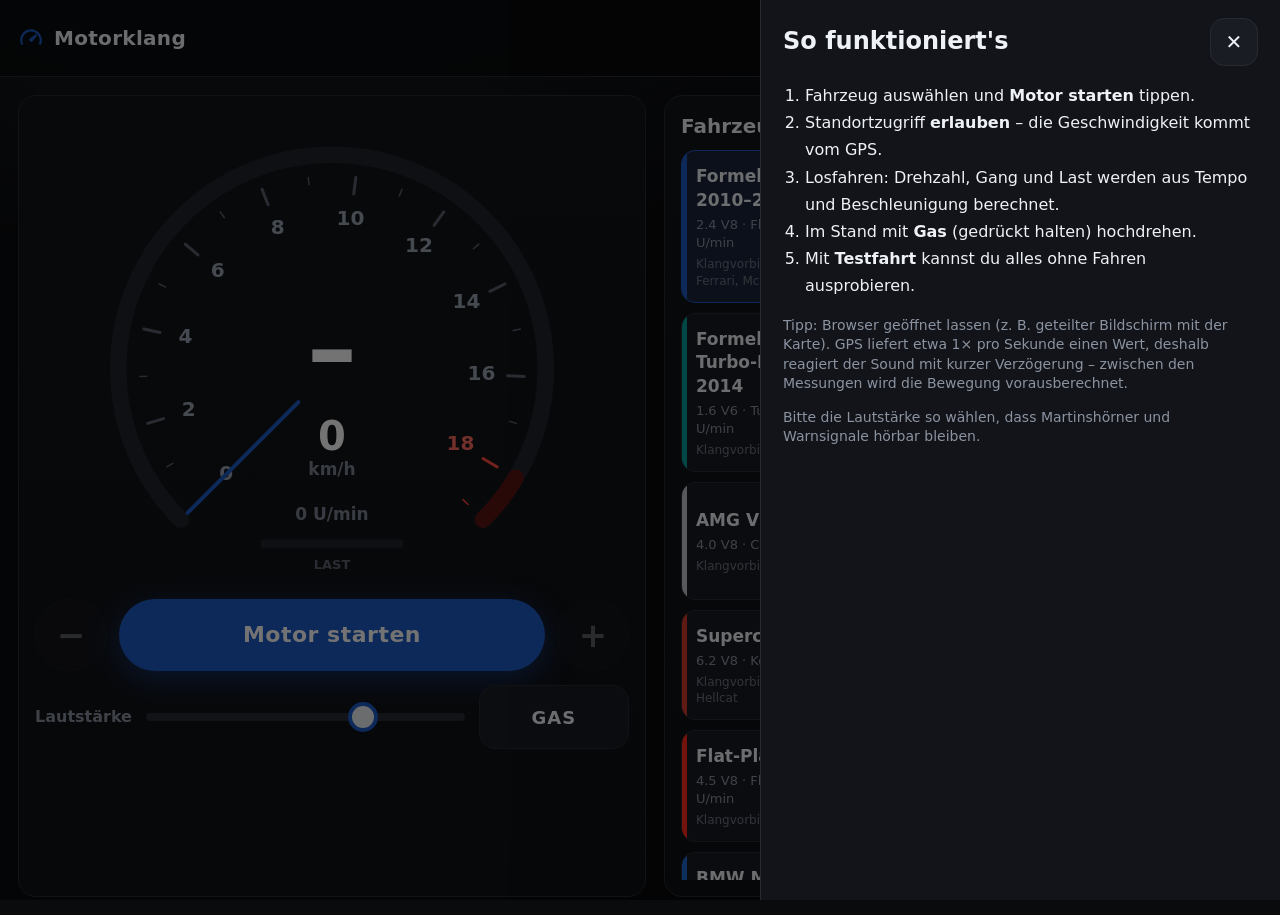
<file: index.html>
<!doctype html>
<html lang="de">
<head>
  <meta charset="utf-8" />
  <meta name="viewport" content="width=device-width, initial-scale=1, viewport-fit=cover" />
  <title>Motorklang – Sportwagen-Sound für Tesla</title>
  <meta name="description" content="Kostenloser Motorsound-Simulator für den Tesla-Browser: Sportwagen-Klang in Echtzeit, gesteuert über GPS-Geschwindigkeit." />
  <meta name="theme-color" content="#0a0b0d" />
  <link rel="manifest" href="manifest.webmanifest" />
  <link rel="icon" href="icon.svg" type="image/svg+xml" />
  <link rel="stylesheet" href="css/style.css" />
</head>
<body>
  <header class="top">
    <div class="brand">
      <svg viewBox="0 0 24 24" width="26" height="26" aria-hidden="true"><path fill="currentColor" d="M12 4a10 10 0 0 0-10 10c0 1.6.4 3.1 1 4.4l1.8-.9A8 8 0 1 1 20 14c0 1.3-.3 2.5-.8 3.5l1.8.9A10 10 0 0 0 12 4Zm4.6 4.2-5.5 4.3a1.7 1.7 0 1 0 2.4 2.4l4.3-5.5-1.2-1.2Z"/></svg>
      <span class="title">Motorklang</span>
    </div>
    <div class="seg" id="srcSeg" role="radiogroup" aria-label="Quelle">
      <button data-src="gps" role="radio">GPS</button>
      <button data-src="demo" role="radio">Testfahrt</button>
    </div>
    <span id="gpsPill" class="pill">GPS aus</span>
    <button id="helpBtn" class="icon-btn" aria-label="Hilfe">?</button>
    <button id="settingsBtn" class="icon-btn" aria-label="Einstellungen">
      <svg viewBox="0 0 24 24" width="24" height="24"><path fill="currentColor" d="M19.4 13a7.6 7.6 0 0 0 0-2l2.1-1.6-2-3.5-2.5 1a7.5 7.5 0 0 0-1.7-1L15 3.3h-4l-.4 2.6a7.5 7.5 0 0 0-1.7 1l-2.5-1-2 3.5L6.6 11a7.6 7.6 0 0 0 0 2l-2.1 1.6 2 3.5 2.5-1c.5.4 1.1.7 1.7 1l.4 2.6h4l.4-2.6c.6-.3 1.2-.6 1.7-1l2.5 1 2-3.5-2.3-1.6ZM13 15.5a3.5 3.5 0 1 1 0-7 3.5 3.5 0 0 1 0 7Z" transform="translate(-1 0)"/></svg>
    </button>
  </header>

  <main class="layout">
    <section class="dash">
      <div class="tacho-wrap">
        <canvas id="tacho" aria-label="Drehzahlmesser"></canvas>
      </div>
      <div class="drive-row">
        <button id="downBtn" class="paddle" aria-label="Runterschalten">−</button>
        <button id="startBtn" class="start">Motor starten</button>
        <button id="upBtn" class="paddle" aria-label="Hochschalten">+</button>
      </div>
      <div class="drive-row second">
        <label class="vol">
          <span>Lautstärke</span>
          <input type="range" id="vol" min="0" max="1" step="0.01" />
        </label>
        <button id="gasBtn" class="gas" title="Gedrückt halten zum Hochdrehen im Stand">Gas</button>
      </div>
    </section>

    <section class="garage">
      <div class="garage-head">
        <h2>Fahrzeug</h2>
        <span id="carInfo" class="muted"></span>
      </div>
      <div id="carGrid" class="grid"></div>
    </section>
  </main>

  <aside id="settings" class="sheet" hidden>
    <div class="sheet-inner">
      <div class="sheet-head">
        <h2>Einstellungen</h2>
        <button class="icon-btn" data-close aria-label="Schließen">✕</button>
      </div>

      <label class="field">
        <span>Fahrstil <em id="aggrVal"></em></span>
        <input type="range" id="aggr" min="0" max="1" step="0.01" />
        <small>Gemütlich = frühes Hochschalten · Sportlich = Ausdrehen bis zum Begrenzer</small>
      </label>

      <label class="field">
        <span>Pops &amp; Bangs <em id="popsVal"></em></span>
        <input type="range" id="pops" min="0" max="1" step="0.01" />
        <small>Knallen und Blubbern im Schub und beim Hochschalten</small>
      </label>

      <label class="field">
        <span>Bass <em id="bassVal"></em></span>
        <input type="range" id="bass" min="-6" max="12" step="1" />
      </label>

      <label class="field">
        <span>Höhen <em id="trebleVal"></em></span>
        <input type="range" id="treble" min="-12" max="6" step="1" />
      </label>

      <div class="field toggles">
        <label class="toggle"><input type="checkbox" id="valve" /><span>Klappenauspuff immer offen (sonst automatisch)</span></label>
        <label class="toggle"><input type="checkbox" id="manual" /><span>Manuell schalten (+ / − Wippen)</span></label>
        <label class="toggle"><input type="checkbox" id="outside" /><span>Außenklang statt Innenraum (heller, direkter)</span></label>
        <label class="toggle"><input type="checkbox" id="mph" /><span>Geschwindigkeit in mph</span></label>
      </div>

      <div class="field">
        <span>Geschwindigkeit testen (ohne GPS)</span>
        <input type="range" id="testSpeed" min="0" max="250" step="1" value="0" />
        <small>Nur aktiv, wenn „Testfahrt“ ausgewählt und Automatik pausiert ist: <button id="demoPause" class="link">Testfahrt pausieren</button></small>
      </div>

      <div class="diag" id="diag"></div>
      <p class="muted small">Klang wird live im Browser berechnet (Motor-Synthese). Eigene echte Aufnahmen lassen sich als Sound-Pack hinzufügen – siehe README im Repository.</p>
    </div>
  </aside>

  <aside id="help" class="sheet" hidden>
    <div class="sheet-inner">
      <div class="sheet-head">
        <h2>So funktioniert's</h2>
        <button class="icon-btn" data-close aria-label="Schließen">✕</button>
      </div>
      <ol class="steps">
        <li>Fahrzeug auswählen und <b>Motor starten</b> tippen.</li>
        <li>Standortzugriff <b>erlauben</b> – die Geschwindigkeit kommt vom GPS.</li>
        <li>Losfahren: Drehzahl, Gang und Last werden aus Tempo und Beschleunigung berechnet.</li>
        <li>Im Stand mit <b>Gas</b> (gedrückt halten) hochdrehen.</li>
        <li>Mit <b>Testfahrt</b> kannst du alles ohne Fahren ausprobieren.</li>
      </ol>
      <p class="muted small">Tipp: Browser geöffnet lassen (z. B. geteilter Bildschirm mit der Karte). GPS liefert etwa 1× pro Sekunde einen Wert, deshalb reagiert der Sound mit kurzer Verzögerung – zwischen den Messungen wird die Bewegung vorausberechnet.</p>
      <p class="muted small">Bitte die Lautstärke so wählen, dass Martinshörner und Warnsignale hörbar bleiben.</p>
    </div>
  </aside>

  <div id="toast" class="toast" hidden></div>

  <script type="module" src="js/app.js"></script>
</body>
</html>
</file>
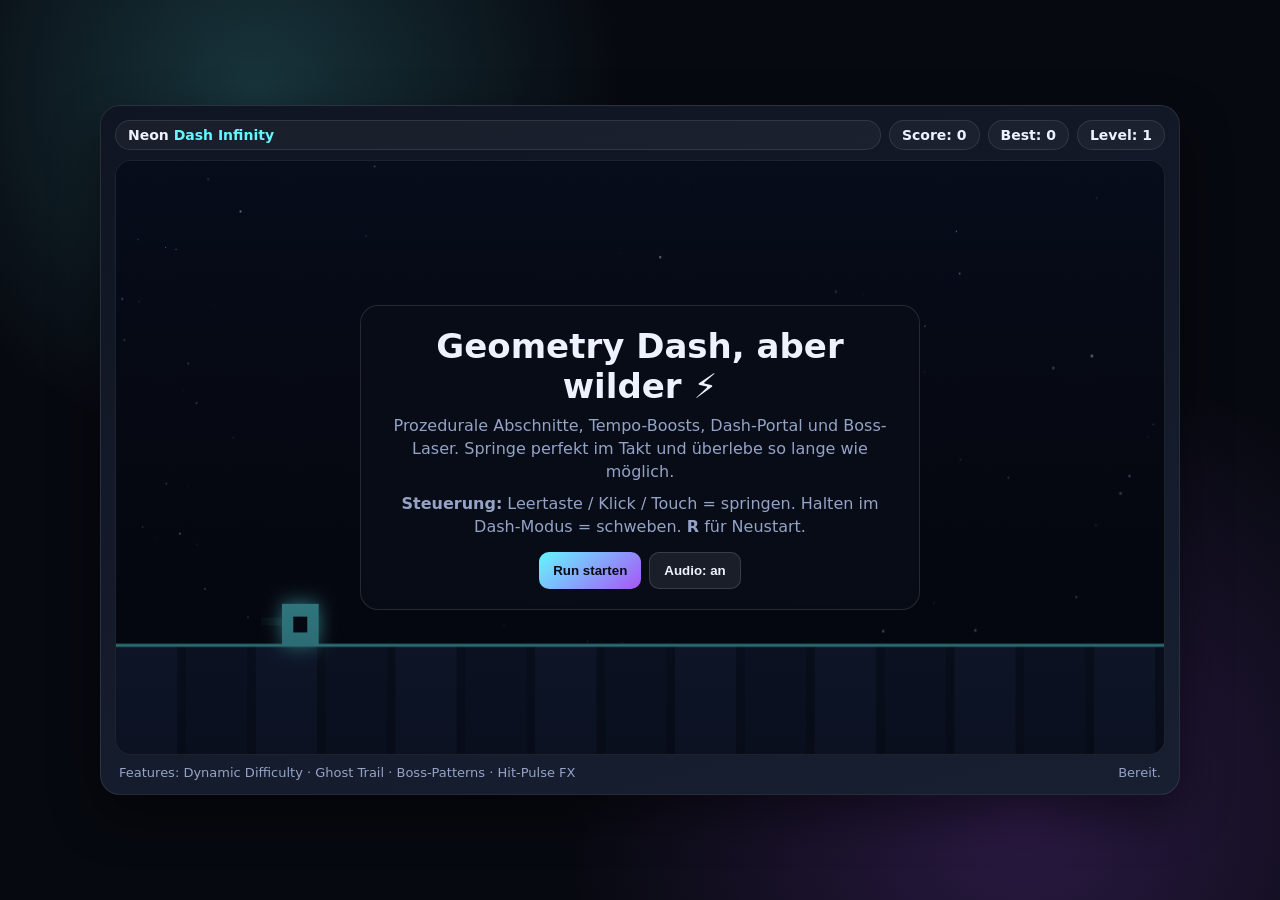
<file: online_viewer_net.html>
<!doctype html>
<html lang="de">
<head>
  <meta charset="utf-8" />
  <meta name="viewport" content="width=device-width,initial-scale=1" />
  <title>Neon Dash Infinity</title>
  <meta name="description" content="Schnelle Browser-Variante im Geometry-Dash-Stil mit prozeduralen Patterns, Dash-Modus und Boss-Phase." />
  <style>
    :root{
      --bg:#070910;
      --panel:#101522;
      --panel-2:#171f31;
      --text:#eef2ff;
      --muted:#95a3c7;
      --accent:#64f7ff;
      --accent2:#a855f7;
      --good:#6df6a8;
      --danger:#ff6f91;
    }
    *{box-sizing:border-box}
    html,body{height:100%}
    body{
      margin:0;
      color:var(--text);
      font-family:Inter,system-ui,-apple-system,Segoe UI,Roboto,sans-serif;
      background:
        radial-gradient(circle at 20% 10%, rgba(100,247,255,.18), transparent 28%),
        radial-gradient(circle at 80% 90%, rgba(168,85,247,.22), transparent 35%),
        var(--bg);
      display:grid;
      place-items:center;
      overflow:hidden;
    }
    .wrap{
      width:min(1080px,96vw);
      height:min(690px,95vh);
      background:linear-gradient(165deg,var(--panel),var(--panel-2));
      border:1px solid rgba(255,255,255,.09);
      border-radius:20px;
      box-shadow:0 20px 50px rgba(0,0,0,.45);
      padding:14px;
      display:grid;
      grid-template-rows:auto 1fr auto;
      gap:10px;
    }
    .hud{display:grid;grid-template-columns:1fr auto auto auto;gap:8px;align-items:center}
    .pill{
      border:1px solid rgba(255,255,255,.1);
      background:rgba(255,255,255,.04);
      border-radius:999px;
      padding:6px 12px;
      font-weight:700;
      font-size:14px;
    }
    .accent{color:var(--accent)}
    .canvas-box{
      border-radius:16px;
      overflow:hidden;
      border:1px solid rgba(255,255,255,.08);
      background:#0a0f1a;
      position:relative;
    }
    canvas{display:block;width:100%;height:100%}
    .overlay{
      position:absolute;inset:0;
      display:grid;place-items:center;
      text-align:center;
      background:linear-gradient(rgba(2,4,11,.2),rgba(2,4,11,.65));
      transition:opacity .25s;
    }
    .card{
      width:min(560px,92%);
      background:rgba(9,13,24,.85);
      border:1px solid rgba(255,255,255,.12);
      border-radius:18px;
      padding:20px;
      backdrop-filter:blur(4px);
    }
    h1{margin:0 0 8px;font-size:clamp(22px,3vw,34px)}
    p{margin:8px 0;color:var(--muted);line-height:1.45}
    .controls{display:flex;flex-wrap:wrap;gap:8px;justify-content:center;margin-top:14px}
    button{
      border:0;
      background:linear-gradient(140deg,var(--accent),var(--accent2));
      color:#080a15;
      border-radius:10px;
      padding:10px 14px;
      font-weight:800;
      cursor:pointer;
    }
    button.secondary{
      background:rgba(255,255,255,.08);
      color:var(--text);
      border:1px solid rgba(255,255,255,.14);
    }
    .footer{font-size:13px;color:var(--muted);display:flex;justify-content:space-between;gap:8px;flex-wrap:wrap;padding:0 4px}
    .hidden{opacity:0;pointer-events:none}
  </style>
</head>
<body>
  <div class="wrap">
    <div class="hud">
      <div class="pill">Neon <span class="accent">Dash Infinity</span></div>
      <div class="pill">Score: <span id="score">0</span></div>
      <div class="pill">Best: <span id="best">0</span></div>
      <div class="pill">Level: <span id="stage">1</span></div>
    </div>
    <div class="canvas-box">
      <canvas id="game" width="1200" height="600"></canvas>
      <div class="overlay" id="overlay">
        <div class="card">
          <h1>Geometry Dash, aber wilder ⚡</h1>
          <p>Prozedurale Abschnitte, Tempo-Boosts, Dash-Portal und Boss-Laser. Springe perfekt im Takt und überlebe so lange wie möglich.</p>
          <p><strong>Steuerung:</strong> Leertaste / Klick / Touch = springen. Halten im Dash-Modus = schweben. <strong>R</strong> für Neustart.</p>
          <div class="controls">
            <button id="startBtn">Run starten</button>
            <button id="audioBtn" class="secondary">Audio: an</button>
          </div>
        </div>
      </div>
    </div>
    <div class="footer">
      <span>Features: Dynamic Difficulty · Ghost Trail · Boss-Patterns · Hit-Pulse FX</span>
      <span id="state">Bereit.</span>
    </div>
  </div>

<script>
(() => {
  const canvas = document.getElementById('game');
  const ctx = canvas.getContext('2d');
  const overlay = document.getElementById('overlay');
  const scoreEl = document.getElementById('score');
  const bestEl = document.getElementById('best');
  const stageEl = document.getElementById('stage');
  const stateEl = document.getElementById('state');
  const startBtn = document.getElementById('startBtn');
  const audioBtn = document.getElementById('audioBtn');

  const W = canvas.width;
  const H = canvas.height;
  const GROUND = H - 110;
  let running = false;
  let muted = false;
  let t = 0;
  let pulse = 0;
  let score = 0;
  let best = Number(localStorage.getItem('neonDashBest') || 0);
  let patternCooldown = 0;
  let rngSeed = Math.random() * 99999;

  bestEl.textContent = best;

  const input = { down:false };
  const stars = Array.from({length:90}, (_,i) => ({
    x: Math.random()*W,
    y: Math.random()*H,
    z: 0.2 + Math.random()*1.4,
    tw: Math.random()*Math.PI*2,
    p: i%3
  }));

  const player = {
    x: 190,
    y: GROUND - 42,
    w: 42,
    h: 42,
    vy: 0,
    rot: 0,
    dash: false,
    dashFuel: 0,
    coyote: 0,
    onGround:true,
    alive:true
  };

  const world = {
    speed: 7,
    targetSpeed: 7,
    distance: 0,
    stage: 1,
    obstacles: [],
    particles: [],
    rings: [],
    lasers: []
  };

  const audio = createSynth();

  function resetGame() {
    t = 0; score = 0; patternCooldown = 20;
    rngSeed = Math.random()*99999;
    player.y = GROUND - player.h; player.vy = 0; player.rot = 0;
    player.onGround = true; player.alive = true; player.dash = false; player.dashFuel = 0; player.coyote = 0;
    world.speed = 7; world.targetSpeed = 7; world.distance = 0; world.stage = 1;
    world.obstacles.length = 0; world.particles.length = 0; world.rings.length = 0; world.lasers.length = 0;
    stageEl.textContent = '1';
    stateEl.textContent = 'GO!';
  }

  function startGame() {
    resetGame();
    running = true;
    overlay.classList.add('hidden');
  }

  function gameOver() {
    player.alive = false;
    running = false;
    pulse = 1;
    stateEl.textContent = 'Crash! Drücke R oder starte neu.';
    overlay.classList.remove('hidden');
    const msg = overlay.querySelector('p');
    msg.innerHTML = `Score <strong>${Math.floor(score)}</strong> · Best <strong>${best}</strong>. Du warst in Stage ${world.stage}.`;
  }

  function jump() {
    if (!player.alive) return;
    if (player.onGround || player.coyote > 0) {
      player.vy = -13.5;
      player.onGround = false;
      player.coyote = 0;
      spawnBurst(player.x + 18, player.y + player.h, 18, '#64f7ff');
      beep(880, 0.05, 'triangle');
    }
  }

  function spawnBurst(x, y, n, color) {
    for (let i = 0; i < n; i++) {
      world.particles.push({
        x, y,
        vx: (Math.random() - 0.5) * 8,
        vy: (Math.random() - 0.8) * 6,
        life: 22 + Math.random() * 20,
        color,
        r: 2 + Math.random() * 3
      });
    }
  }

  function seeded() {
    const x = Math.sin(rngSeed++) * 10000;
    return x - Math.floor(x);
  }

  function spawnPattern() {
    const s = world.stage;
    const x0 = W + 60;
    const gap = Math.max(145, 220 - s * 8);
    const typeRoll = seeded();

    if (typeRoll < 0.38) {
      const count = 2 + Math.floor(seeded() * 3);
      for (let i = 0; i < count; i++) {
        world.obstacles.push({ x: x0 + i * gap, y: GROUND - 44, w: 42, h: 44, kind:'spike' });
      }
    } else if (typeRoll < 0.66) {
      world.obstacles.push({ x: x0, y: GROUND - 80, w: 56, h: 80, kind:'tower' });
      world.obstacles.push({ x: x0 + 110, y: GROUND - 44, w: 42, h: 44, kind:'spike' });
      if (s > 2 && seeded() > 0.4) {
        world.rings.push({ x: x0 + 60, y: GROUND - 170, r: 20, used:false });
      }
    } else if (typeRoll < 0.86) {
      world.obstacles.push({ x: x0, y: GROUND - 44, w: 42, h: 44, kind:'spike' });
      world.obstacles.push({ x: x0 + 180, y: GROUND - 44, w: 42, h: 44, kind:'spike' });
      world.obstacles.push({ x: x0 + 360, y: GROUND - 44, w: 42, h: 44, kind:'spike' });
      world.rings.push({ x: x0 + 180, y: GROUND - 180, r: 18, used:false });
    } else {
      world.obstacles.push({ x: x0, y: GROUND - 44, w: 42, h: 44, kind:'spike' });
      world.obstacles.push({ x: x0 + 130, y: GROUND - 120, w: 54, h: 120, kind:'tower' });
      world.obstacles.push({ x: x0 + 260, y: GROUND - 44, w: 42, h: 44, kind:'spike' });
      if (s >= 4) {
        world.lasers.push({ x: x0 + 360, y: 110 + seeded()*200, w: 28, h: 8, phase:seeded()*Math.PI*2 });
      }
    }
  }

  function update() {
    if (!running) return;
    t += 1;
    world.distance += world.speed;
    score += world.speed * 0.22;
    scoreEl.textContent = Math.floor(score);

    world.stage = 1 + Math.floor(score / 450);
    stageEl.textContent = world.stage;
    world.targetSpeed = Math.min(15.5, 7 + world.stage * 0.55);
    world.speed += (world.targetSpeed - world.speed) * 0.02;

    if (score > best) {
      best = Math.floor(score);
      bestEl.textContent = best;
      localStorage.setItem('neonDashBest', best);
    }

    if (patternCooldown <= 0) {
      spawnPattern();
      patternCooldown = Math.max(16, 45 - world.stage * 2.8 + seeded() * 10);
    }
    patternCooldown -= world.speed * 0.12;

    if (!player.onGround) {
      player.coyote = Math.max(0, player.coyote - 1);
    }

    if (player.dash) {
      if (input.down && player.dashFuel > 0) {
        player.vy += -0.6;
        player.dashFuel -= 0.7;
        spawnBurst(player.x, player.y + 18, 2, '#a855f7');
      }
      if (player.dashFuel <= 0) player.dash = false;
    }

    player.vy += 0.7;
    if (player.vy > 18) player.vy = 18;
    player.y += player.vy;

    if (player.y + player.h >= GROUND) {
      if (!player.onGround) {
        beep(220, 0.04, 'square');
      }
      player.y = GROUND - player.h;
      player.vy = 0;
      player.onGround = true;
      player.coyote = 5;
    } else {
      player.onGround = false;
    }

    player.rot += player.onGround ? 0 : 0.17;

    for (const o of world.obstacles) o.x -= world.speed;
    for (const r of world.rings) r.x -= world.speed;
    for (const l of world.lasers) {
      l.x -= world.speed;
      l.phase += 0.06;
      l.h = 8 + Math.sin(l.phase) * 4;
    }

    world.obstacles = world.obstacles.filter(o => o.x + o.w > -40);
    world.rings = world.rings.filter(r => r.x + r.r > -40);
    world.lasers = world.lasers.filter(l => l.x + l.w > -40);

    for (const p of world.particles) {
      p.x += p.vx; p.y += p.vy;
      p.vy += 0.17;
      p.life -= 1;
    }
    world.particles = world.particles.filter(p => p.life > 0);

    for (const ring of world.rings) {
      if (ring.used) continue;
      const dx = (player.x + player.w * 0.5) - ring.x;
      const dy = (player.y + player.h * 0.5) - ring.y;
      const hit = Math.hypot(dx, dy) < ring.r + 14;
      if (hit) {
        ring.used = true;
        player.vy = -14;
        player.dash = true;
        player.dashFuel = 34;
        spawnBurst(ring.x, ring.y, 32, '#a855f7');
        beep(1180, 0.08, 'sawtooth');
      }
    }

    for (const o of world.obstacles) {
      if (rectHit(player, o)) {
        spawnBurst(player.x + 20, player.y + 20, 45, '#ff6f91');
        beep(120, 0.15, 'square');
        gameOver();
      }
    }

    for (const l of world.lasers) {
      const danger = {
        x:l.x,
        y:l.y - 30,
        w:l.w,
        h:60
      };
      if (rectHit(player, danger)) {
        spawnBurst(player.x + 20, player.y + 20, 45, '#ff6f91');
        beep(100, 0.18, 'sawtooth');
        gameOver();
      }
    }

    if (player.y > H + 100) {
      gameOver();
    }
  }

  function rectHit(a,b) {
    return a.x < b.x + b.w && a.x + a.w > b.x && a.y < b.y + b.h && a.y + a.h > b.y;
  }

  function draw() {
    const skyShift = (t * world.speed * 0.2) % W;
    ctx.clearRect(0,0,W,H);

    const g = ctx.createLinearGradient(0,0,0,H);
    g.addColorStop(0,'#090f1f');
    g.addColorStop(1,'#070910');
    ctx.fillStyle = g;
    ctx.fillRect(0,0,W,H);

    stars.forEach(s => {
      const xx = (s.x - skyShift * s.z + W) % W;
      const twinkle = 0.4 + Math.sin(t*0.02 + s.tw)*0.3;
      ctx.fillStyle = `rgba(170,210,255,${twinkle})`;
      ctx.fillRect(xx, s.y + Math.sin(t*0.01 + s.p)*2, s.z*1.8, s.z*1.8);
    });

    drawGround();
    drawObjects();
    drawPlayer();
    drawParticles();

    if (pulse > 0.01) {
      ctx.fillStyle = `rgba(255,80,120,${pulse * 0.2})`;
      ctx.fillRect(0,0,W,H);
      pulse *= 0.88;
    }
  }

  function drawGround() {
    const offset = (world.distance * 0.6) % 80;
    ctx.fillStyle = '#111b30';
    ctx.fillRect(0, GROUND, W, H - GROUND);

    for (let x = -80; x < W + 80; x += 80) {
      ctx.fillStyle = (Math.floor((x + offset)/80) % 2 === 0) ? '#1c2b4c' : '#16233f';
      ctx.fillRect(x - offset, GROUND, 70, H - GROUND);
    }

    ctx.strokeStyle = '#64f7ff';
    ctx.lineWidth = 3;
    ctx.beginPath();
    ctx.moveTo(0, GROUND);
    ctx.lineTo(W, GROUND);
    ctx.stroke();
  }

  function drawObjects() {
    for (const o of world.obstacles) {
      if (o.kind === 'spike') {
        ctx.fillStyle = '#ff6f91';
        ctx.beginPath();
        ctx.moveTo(o.x, o.y + o.h);
        ctx.lineTo(o.x + o.w / 2, o.y);
        ctx.lineTo(o.x + o.w, o.y + o.h);
        ctx.closePath();
        ctx.fill();
      } else {
        ctx.fillStyle = '#7a6cff';
        ctx.fillRect(o.x, o.y, o.w, o.h);
        ctx.fillStyle = 'rgba(255,255,255,.2)';
        ctx.fillRect(o.x + 5, o.y + 5, o.w - 10, 12);
      }
    }

    for (const ring of world.rings) {
      if (ring.used) continue;
      ctx.strokeStyle = '#a855f7';
      ctx.lineWidth = 5;
      ctx.beginPath();
      ctx.arc(ring.x, ring.y, ring.r + Math.sin(t*0.08)*2, 0, Math.PI*2);
      ctx.stroke();
    }

    for (const l of world.lasers) {
      ctx.fillStyle = '#ff496e';
      ctx.fillRect(l.x, l.y, l.w, l.h);
      ctx.fillStyle = 'rgba(255,73,110,.3)';
      ctx.fillRect(l.x - 12, l.y - 20, l.w + 24, l.h + 40);
    }
  }

  function drawPlayer() {
    ctx.save();
    ctx.translate(player.x + player.w / 2, player.y + player.h / 2);
    ctx.rotate(player.rot);

    ctx.fillStyle = player.dash ? '#a855f7' : '#64f7ff';
    ctx.shadowColor = player.dash ? '#a855f7' : '#64f7ff';
    ctx.shadowBlur = 20;
    ctx.fillRect(-player.w / 2, -player.h / 2, player.w, player.h);

    ctx.shadowBlur = 0;
    ctx.fillStyle = '#0a0d19';
    ctx.fillRect(-8, -8, 16, 16);
    ctx.restore();

    for (let i = 0; i < 4; i++) {
      ctx.fillStyle = `rgba(100,247,255,${0.22 - i*0.05})`;
      ctx.fillRect(player.x - i*8, player.y + 14, 8, 8);
    }
  }

  function drawParticles() {
    for (const p of world.particles) {
      ctx.fillStyle = p.color;
      ctx.globalAlpha = Math.max(0, p.life / 36);
      ctx.fillRect(p.x, p.y, p.r, p.r);
      ctx.globalAlpha = 1;
    }
  }

  function loop() {
    update();
    draw();
    requestAnimationFrame(loop);
  }

  function createSynth() {
    const Ctx = window.AudioContext || window.webkitAudioContext;
    return Ctx ? new Ctx() : null;
  }

  function beep(freq, dur, type='sine') {
    if (muted || !audio) return;
    if (audio.state === 'suspended') audio.resume();
    const now = audio.currentTime;
    const osc = audio.createOscillator();
    const gain = audio.createGain();
    osc.type = type;
    osc.frequency.value = freq;
    gain.gain.setValueAtTime(0.001, now);
    gain.gain.exponentialRampToValueAtTime(0.12, now + 0.01);
    gain.gain.exponentialRampToValueAtTime(0.001, now + dur);
    osc.connect(gain).connect(audio.destination);
    osc.start(now);
    osc.stop(now + dur + 0.02);
  }

  document.addEventListener('keydown', (e) => {
    if (e.code === 'Space') {
      e.preventDefault();
      input.down = true;
      if (running) jump();
    }
    if (e.key.toLowerCase() === 'r') {
      startGame();
    }
  });
  document.addEventListener('keyup', (e) => {
    if (e.code === 'Space') input.down = false;
  });
  canvas.addEventListener('pointerdown', () => {
    input.down = true;
    if (running) jump();
  });
  window.addEventListener('pointerup', () => input.down = false);

  startBtn.addEventListener('click', startGame);
  audioBtn.addEventListener('click', () => {
    muted = !muted;
    audioBtn.textContent = `Audio: ${muted ? 'aus' : 'an'}`;
  });

  loop();
})();
</script>
</body>
</html>
</file>
<file: css/style.css>
:root {
  --bg: #0a0b0d;
  --panel: #121419;
  --panel-2: #191c23;
  --line: #262a33;
  --text: #eef1f5;
  --muted: #8b93a1;
  --accent: #e0201b;
  --ok: #3ccf7a;
  --warn: #f2b33d;
  --bad: #ff5a52;
  --radius: 18px;
  color-scheme: dark;
}

* { box-sizing: border-box; -webkit-tap-highlight-color: transparent; }
html, body { height: 100%; }
body {
  margin: 0;
  background: radial-gradient(1200px 600px at 20% -10%, #1a1d25 0%, var(--bg) 60%) fixed, var(--bg);
  color: var(--text);
  font: 16px/1.4 system-ui, -apple-system, "Segoe UI", Roboto, Helvetica, Arial, sans-serif;
  overflow-x: hidden;
  user-select: none;
}
button { font: inherit; color: inherit; cursor: pointer; }

.top {
  display: flex; align-items: center; gap: 12px;
  padding: 12px 18px;
  border-bottom: 1px solid var(--line);
  position: sticky; top: 0; z-index: 5;
  background: rgba(10, 11, 13, 0.92);
  backdrop-filter: blur(8px);
}
.brand { display: flex; align-items: center; gap: 10px; margin-right: auto; color: var(--accent); }
.brand .title { color: var(--text); font-weight: 700; font-size: 20px; letter-spacing: 0.3px; }

.seg { display: inline-flex; background: var(--panel-2); border: 1px solid var(--line); border-radius: 999px; padding: 3px; }
.seg button { border: 0; background: transparent; padding: 9px 16px; border-radius: 999px; color: var(--muted); font-weight: 600; min-height: 44px; }
.seg button[aria-checked="true"] { background: var(--text); color: #000; }

.pill {
  display: inline-flex; align-items: center; gap: 6px;
  padding: 8px 14px; border-radius: 999px; background: var(--panel-2); border: 1px solid var(--line);
  font-size: 14px; color: var(--muted); white-space: nowrap;
}
.pill::before { content: ""; width: 9px; height: 9px; border-radius: 50%; background: var(--muted); }
.pill.ok::before { background: var(--ok); box-shadow: 0 0 8px var(--ok); }
.pill.warn::before { background: var(--warn); }
.pill.bad::before { background: var(--bad); }

.icon-btn {
  width: 48px; height: 48px; border-radius: 14px; border: 1px solid var(--line);
  background: var(--panel-2); display: grid; place-items: center; font-size: 20px; font-weight: 700;
}

.layout {
  display: grid; grid-template-columns: minmax(380px, 1.05fr) 1fr; gap: 18px;
  padding: 18px; max-width: 1600px; margin: 0 auto;
}
@media (max-width: 900px) { .layout { grid-template-columns: 1fr; } }

.dash, .garage {
  background: linear-gradient(180deg, var(--panel) 0%, #0f1115 100%);
  border: 1px solid var(--line); border-radius: var(--radius); padding: 16px;
}
.tacho-wrap { position: relative; width: 100%; aspect-ratio: 1.25 / 1; max-height: 56vh; margin: 0 auto; }
#tacho { width: 100%; height: 100%; display: block; }

.drive-row { display: flex; gap: 12px; align-items: center; margin-top: 12px; }
.drive-row.second { margin-top: 14px; }
.start {
  flex: 1; min-height: 72px; border-radius: 999px; border: 0;
  background: var(--accent); color: #fff; font-size: 22px; font-weight: 800; letter-spacing: 0.5px;
  box-shadow: 0 8px 30px color-mix(in srgb, var(--accent) 45%, transparent);
  transition: transform 0.08s ease, filter 0.2s;
}
.start:active { transform: scale(0.98); }
.start.running { background: var(--panel-2); color: var(--text); box-shadow: none; border: 2px solid var(--accent); }
.paddle {
  width: 72px; height: 72px; border-radius: 50%; border: 1px solid var(--line);
  background: var(--panel-2); font-size: 34px; font-weight: 700; line-height: 1;
}
.paddle:active, .gas:active, .gas.down { background: var(--accent); color: #fff; }
.paddle[disabled] { opacity: 0.35; }

.vol { flex: 1; display: flex; align-items: center; gap: 12px; color: var(--muted); font-weight: 600; }
.gas {
  min-width: 150px; min-height: 64px; border-radius: 16px; border: 1px solid var(--line);
  background: var(--panel-2); font-weight: 800; font-size: 18px; letter-spacing: 1px; text-transform: uppercase;
  touch-action: none;
}

input[type="range"] {
  -webkit-appearance: none; appearance: none; width: 100%; height: 44px; background: transparent;
}
input[type="range"]::-webkit-slider-runnable-track { height: 8px; border-radius: 8px; background: var(--line); }
input[type="range"]::-webkit-slider-thumb {
  -webkit-appearance: none; width: 30px; height: 30px; border-radius: 50%; margin-top: -11px;
  background: var(--text); border: 4px solid var(--accent);
}
input[type="range"]::-moz-range-track { height: 8px; border-radius: 8px; background: var(--line); }
input[type="range"]::-moz-range-thumb { width: 24px; height: 24px; border-radius: 50%; background: var(--text); border: 4px solid var(--accent); }

.garage { display: flex; flex-direction: column; min-height: 0; }
.garage-head { display: flex; align-items: baseline; gap: 12px; margin-bottom: 10px; }
.garage h2 { margin: 0; font-size: 20px; }
.muted { color: var(--muted); }
.small { font-size: 14px; }

.grid {
  display: grid; grid-template-columns: repeat(auto-fill, minmax(210px, 1fr)); gap: 10px;
  overflow-y: auto; max-height: calc(100vh - 170px); padding-right: 4px;
  grid-auto-rows: max-content; align-content: start;
}
.car {
  text-align: left; border: 1px solid var(--line); background: var(--panel-2); border-radius: 14px;
  padding: 14px 14px 12px; position: relative; overflow: hidden; min-height: 92px;
}
.car::before {
  content: ""; position: absolute; left: 0; top: 0; bottom: 0; width: 5px; background: var(--c, var(--muted));
}
.car b { display: block; font-size: 17px; margin-bottom: 3px; padding-right: 74px; }
.car span { display: block; font-size: 13px; color: var(--muted); }
.car i { display: block; font-style: normal; font-size: 12px; color: #6c7482; margin-top: 4px; }
.car.active { border-color: var(--c); background: color-mix(in srgb, var(--c) 14%, var(--panel-2)); }
.car .tag { position: absolute; right: 10px; top: 10px; font-size: 11px; padding: 2px 8px; border-radius: 999px; background: #000a; color: var(--text); }

.sheet {
  position: fixed; inset: 0; z-index: 20; background: rgba(0, 0, 0, 0.55);
  display: flex; justify-content: flex-end;
}
.sheet[hidden] { display: none; }
.sheet-inner {
  width: min(520px, 100%); height: 100%; overflow-y: auto; background: var(--panel);
  border-left: 1px solid var(--line); padding: 18px 22px 40px;
}
.sheet-head { display: flex; align-items: center; justify-content: space-between; margin-bottom: 8px; }
.sheet-head h2 { margin: 0; }
.field { display: block; margin: 16px 0; }
.field > span { display: flex; justify-content: space-between; font-weight: 600; }
.field em { font-style: normal; color: var(--muted); }
.field small { color: var(--muted); display: block; }
.toggles { display: grid; gap: 10px; }
.toggle { display: flex; align-items: center; gap: 12px; min-height: 48px; padding: 6px 12px; border: 1px solid var(--line); border-radius: 12px; background: var(--panel-2); }
.toggle input { width: 26px; height: 26px; accent-color: var(--accent); }
.link { background: none; border: 0; color: var(--accent); text-decoration: underline; padding: 0; }
.diag { font: 13px/1.5 ui-monospace, Menlo, Consolas, monospace; color: var(--muted); background: #0006; border-radius: 10px; padding: 10px; white-space: pre-wrap; }
.steps { padding-left: 22px; line-height: 1.7; }

.toast {
  position: fixed; left: 50%; bottom: 24px; transform: translateX(-50%); z-index: 30;
  background: var(--panel-2); border: 1px solid var(--line); padding: 14px 20px; border-radius: 14px;
  box-shadow: 0 10px 30px #000a; max-width: 90vw;
}

@media (max-width: 900px) {
  .grid { max-height: none; overflow: visible; }
}
@media (max-width: 600px) {
  .top { flex-wrap: wrap; gap: 8px; padding: 10px 12px; }
  .brand { flex-basis: 100%; }
  .seg button { padding: 8px 12px; }
  .pill { font-size: 13px; padding: 8px 10px; }
  .layout { padding: 10px; gap: 10px; }
  .paddle { width: 60px; height: 60px; }
  .start { min-height: 60px; font-size: 19px; }
  .gas { min-width: 110px; }
}
</file>
